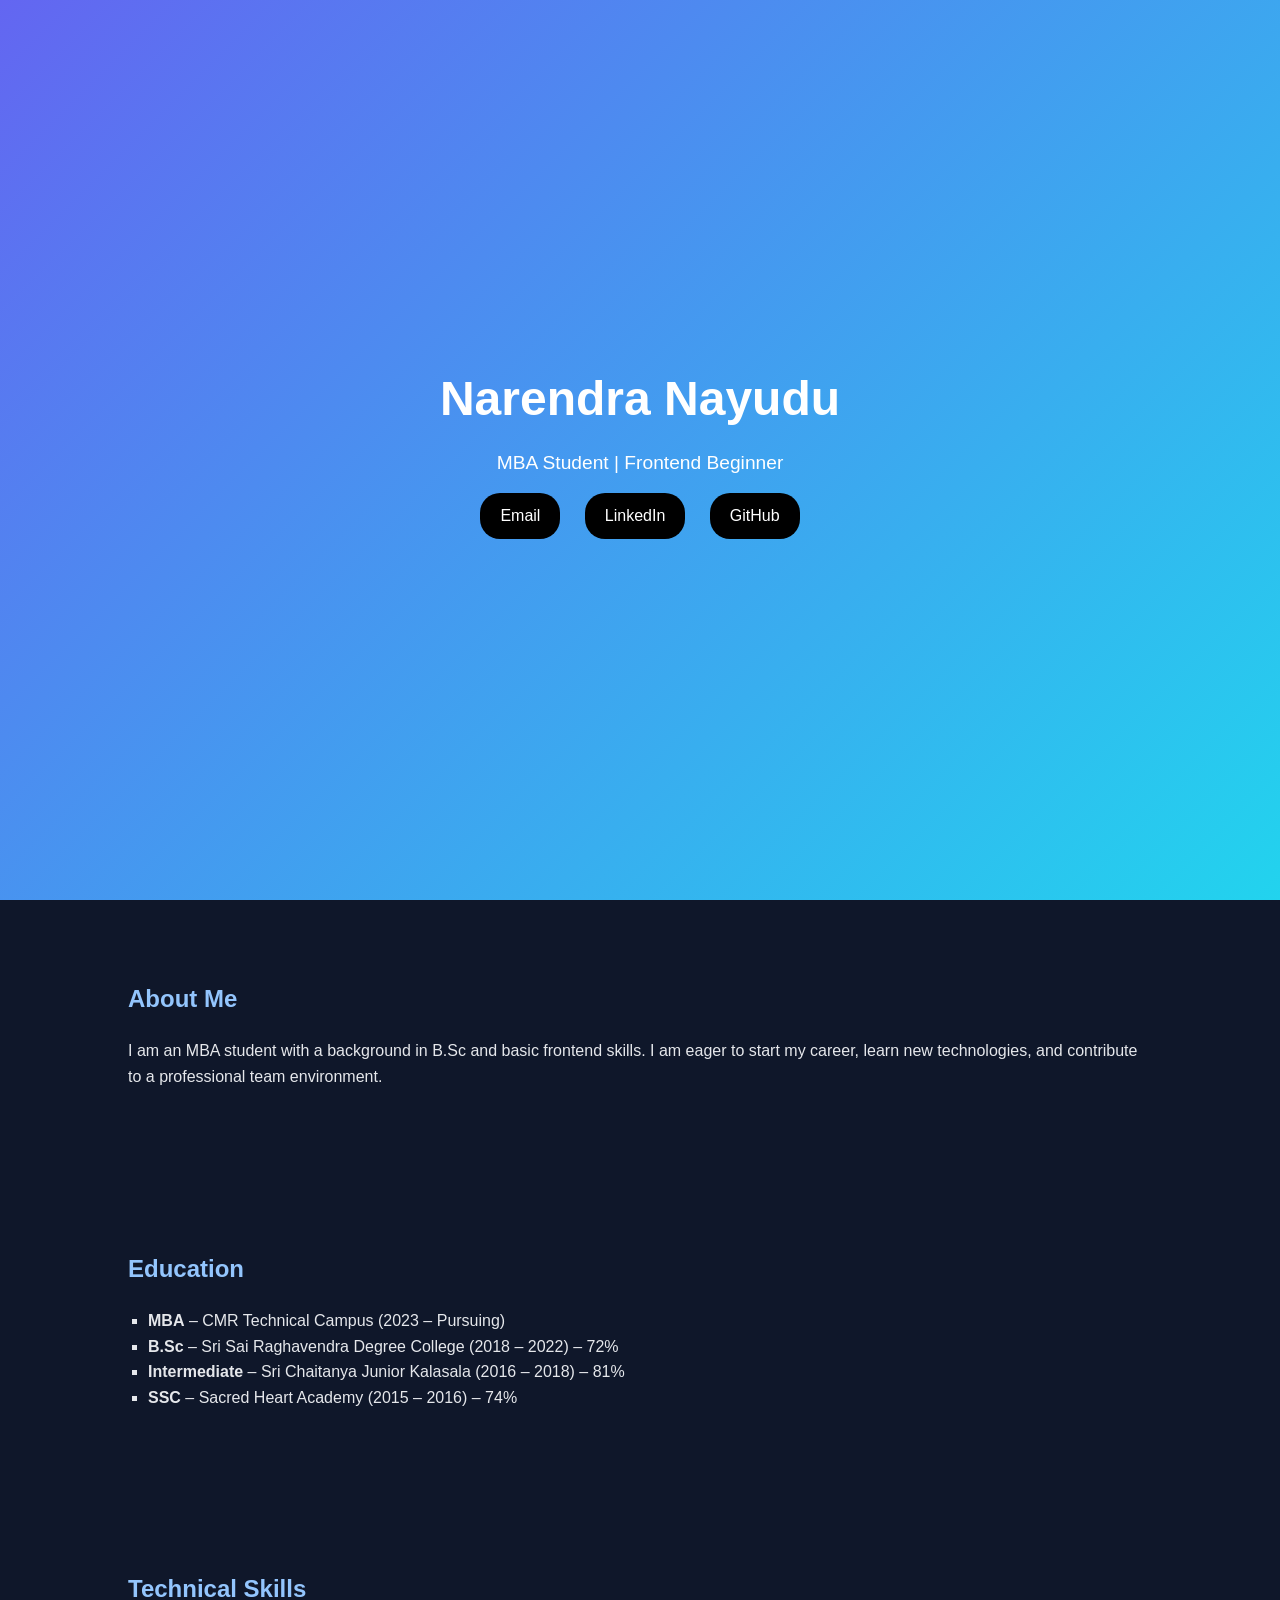
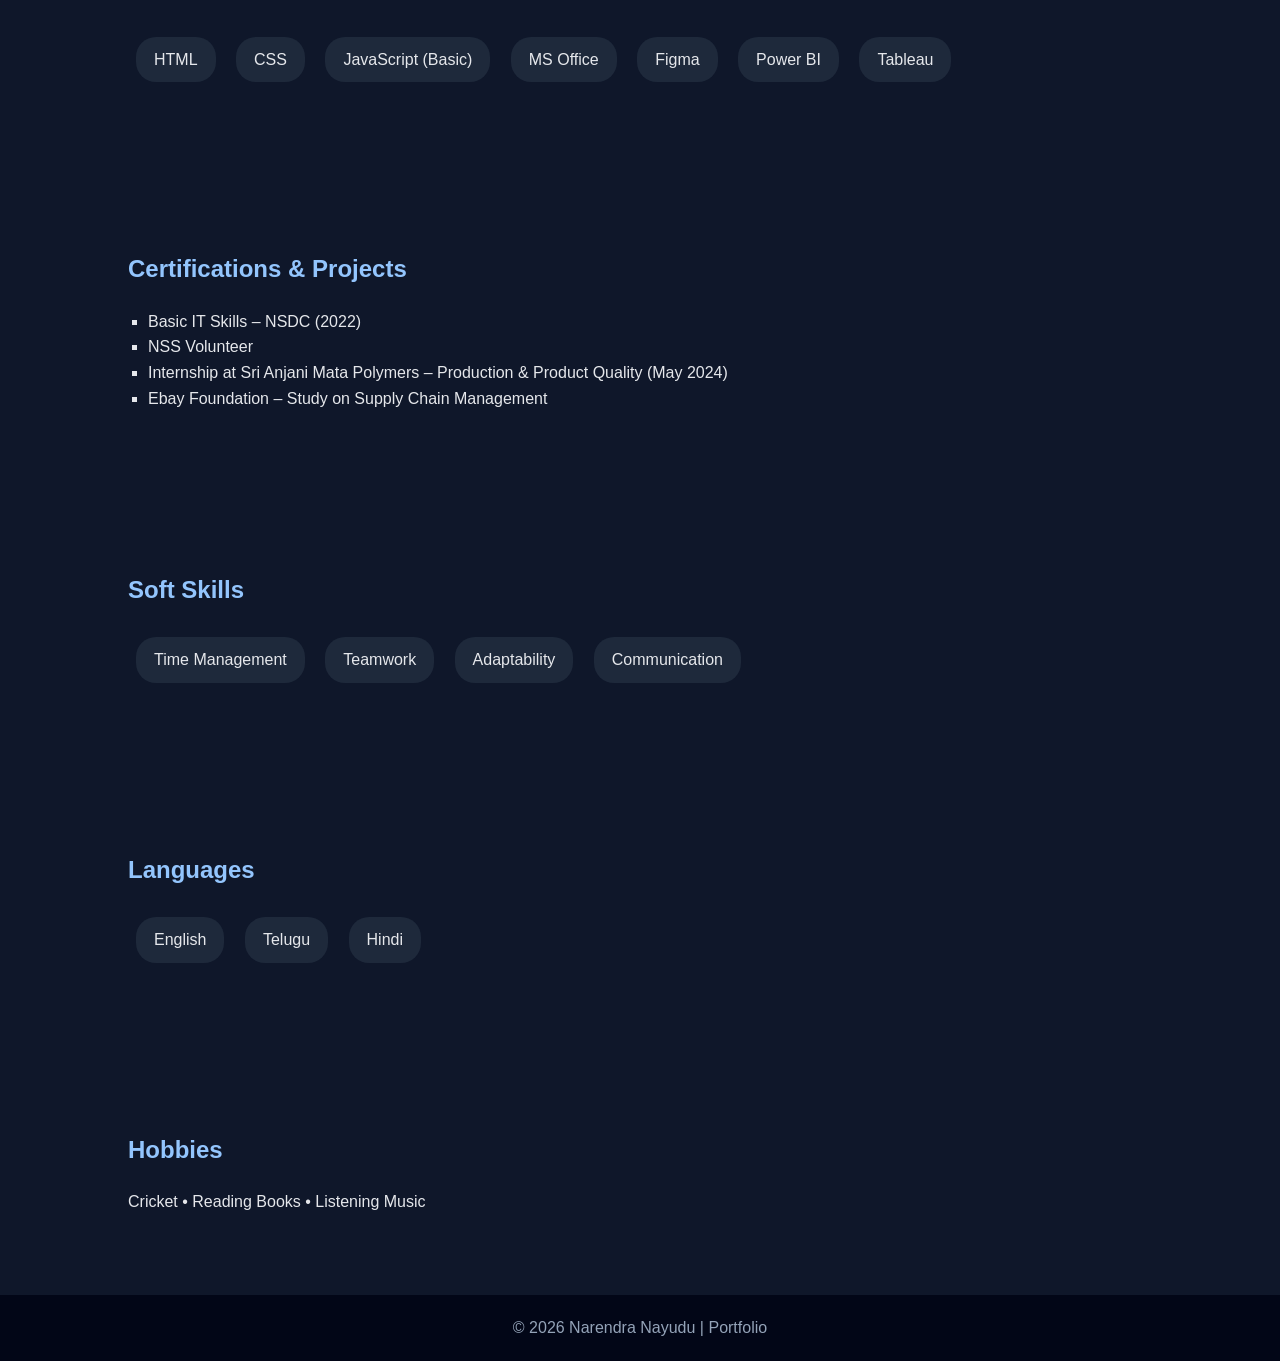
<file: portfolio/index.html>
<!DOCTYPE html>
<html lang="en">

<head>
    <meta charset="UTF-8" />
    <meta name="viewport" content="width=device-width, initial-scale=1.0" />
    <title>Narendra Nayudu | Portfolio</title>
    <link rel="stylesheet" href="/style.css">
    <link href="https://unpkg.com/aos@2.3.1/dist/aos.css" rel="stylesheet">
</head>

<body>

    <header>
        <h1>Narendra Nayudu</h1>
        <p>MBA Student | Frontend Beginner</p>
        <div class="links">
            <a href="mailto:narendranayudu7722@gmail.com">Email</a>
            <a href="https://www.linkedin.com/in/narendra-nayudu-5bb53a302" target="_blank">LinkedIn</a>
            <a href="https://github.com/narendranayudu" target="_blank">GitHub</a>
        </div>
    </header>

    <section data-aos="fade-up">
        <h2>About Me</h2>
        <p>
            I am an MBA student with a background in B.Sc and basic frontend skills. I am eager to start my career,
            learn new technologies, and contribute to a professional team environment.
        </p>
    </section>

    <section data-aos="fade-right">
        <h2>Education</h2>
        <ul>
            <li><strong>MBA</strong> – CMR Technical Campus (2023 – Pursuing)</li>
            <li><strong>B.Sc</strong> – Sri Sai Raghavendra Degree College (2018 – 2022) – 72%</li>
            <li><strong>Intermediate</strong> – Sri Chaitanya Junior Kalasala (2016 – 2018) – 81%</li>
            <li><strong>SSC</strong> – Sacred Heart Academy (2015 – 2016) – 74%</li>
        </ul>
    </section>

    <section data-aos="fade-left">
        <h2>Technical Skills</h2>
        <div class="skills">
            <span>HTML</span>
            <span>CSS</span>
            <span>JavaScript (Basic)</span>
            <span>MS Office</span>
            <span>Figma</span>
            <span>Power BI</span>
            <span>Tableau</span>
        </div>
    </section>

    <section data-aos="fade-up">
        <h2>Certifications & Projects</h2>
        <ul>
            <li>Basic IT Skills – NSDC (2022)</li>
            <li>NSS Volunteer</li>
            <li>Internship at Sri Anjani Mata Polymers – Production & Product Quality (May 2024)</li>
            <li>Ebay Foundation – Study on Supply Chain Management</li>
        </ul>
    </section>

    <section data-aos="fade-up">
        <h2>Soft Skills</h2>
        <div class="skills">
            <span>Time Management</span>
            <span>Teamwork</span>
            <span>Adaptability</span>
            <span>Communication</span>
        </div>
    </section>

    <section data-aos="zoom-in">
        <h2>Languages</h2>
        <div class="skills">
            <span>English</span>
            <span>Telugu</span>
            <span>Hindi</span>
        </div>
    </section>

    <section data-aos="fade-up">
        <h2>Hobbies</h2>
        <p>Cricket • Reading Books • Listening Music</p>
    </section>

    <footer>
        <p>© 2026 Narendra Nayudu | Portfolio</p>
    </footer>

    <script src="https://unpkg.com/aos@2.3.1/dist/aos.js"></script>
    <script src="/script.js"></script>
</body>

</html>
</file>
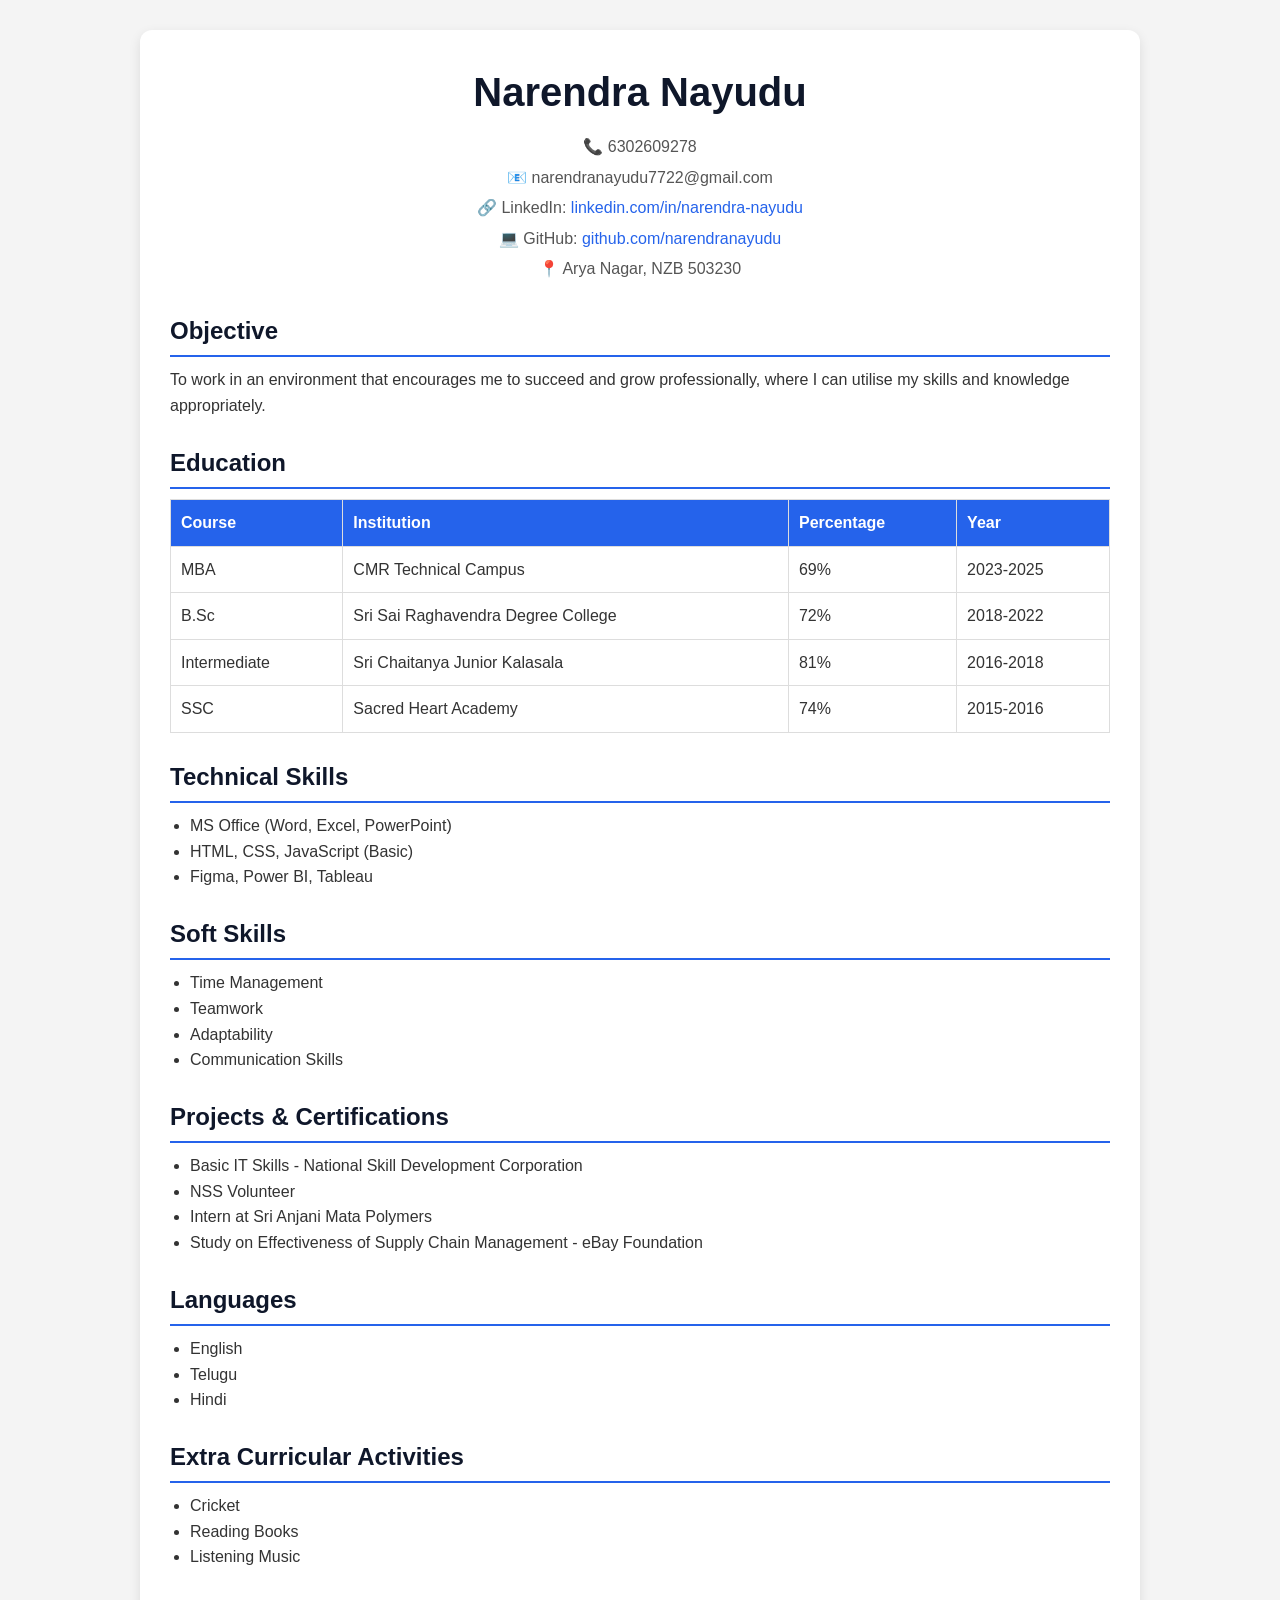
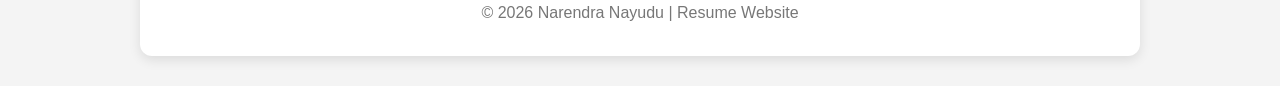
<file: NARENDRANAYUDU_RESUME.html>
<!DOCTYPE html>
<html lang="en">
<head>
    <meta charset="UTF-8">
    <meta name="viewport" content="width=device-width, initial-scale=1.0">
    <title>NARENDRANAYUDU_RESUME</title>
</head>
<body>

  <style>
    *{
      margin:0;
      padding:0;
      box-sizing:border-box;
      font-family: Arial, sans-serif;
    }

    body{
      background:#f4f4f4;
      color:#333;
      line-height:1.6;
    }

    .container{
      width:90%;
      max-width:1000px;
      margin:30px auto;
      background:#fff;
      padding:30px;
      border-radius:12px;
      box-shadow:0 4px 12px rgba(0,0,0,0.1);
    }

    .header{
      text-align:center;
      margin-bottom:30px;
    }

    .header h1{
      color:#0f172a;
      font-size:40px;
      margin-bottom:10px;
    }

    .header p{
      margin:5px 0;
      color:#555;
    }

    .header a{
      color:#2563eb;
      text-decoration:none;
    }

    h2{
      margin-top:25px;
      margin-bottom:10px;
      color:#0f172a;
      border-bottom:2px solid #2563eb;
      padding-bottom:5px;
    }

    ul{
      margin-left:20px;
    }

    .education-table{
      width:100%;
      border-collapse:collapse;
      margin-top:10px;
    }

    .education-table th,
    .education-table td{
      border:1px solid #ddd;
      padding:10px;
      text-align:left;
    }

    .education-table th{
      background:#2563eb;
      color:white;
    }

    .footer{
      margin-top:30px;
      text-align:center;
      color:#777;
    }

    @media(max-width:768px){
      .header h1{
        font-size:30px;
      }

      .container{
        padding:20px;
      }
    }
  </style>
</head>

<body>

  <div class="container">

    <div class="header">
      <h1>Narendra Nayudu</h1>

      <p>📞 6302609278</p>
      <p>📧 narendranayudu7722@gmail.com</p>

      <p>
        🔗 LinkedIn:
        <a href="https://www.linkedin.com/in/narendra-nayudu-5bb53a302" target="_blank">
          linkedin.com/in/narendra-nayudu
        </a>
      </p>

      <p>
        💻 GitHub:
        <a href="https://github.com/narendranayudu" target="_blank">
          github.com/narendranayudu
        </a>
      </p>

      <p>📍 Arya Nagar, NZB 503230</p>
    </div>

    <h2>Objective</h2>
    <p>
      To work in an environment that encourages me to succeed and grow professionally,
      where I can utilise my skills and knowledge appropriately.
    </p>

    <h2>Education</h2>

    <table class="education-table">
      <tr>
        <th>Course</th>
        <th>Institution</th>
        <th>Percentage</th>
        <th>Year</th>
      </tr>

      <tr>
        <td>MBA</td>
        <td>CMR Technical Campus</td>
        <td>69%</td>
        <td>2023-2025</td>
      </tr>

      <tr>
        <td>B.Sc</td>
        <td>Sri Sai Raghavendra Degree College</td>
        <td>72%</td>
        <td>2018-2022</td>
      </tr>

      <tr>
        <td>Intermediate</td>
        <td>Sri Chaitanya Junior Kalasala</td>
        <td>81%</td>
        <td>2016-2018</td>
      </tr>

      <tr>
        <td>SSC</td>
        <td>Sacred Heart Academy</td>
        <td>74%</td>
        <td>2015-2016</td>
      </tr>
    </table>

    <h2>Technical Skills</h2>
    <ul>
      <li>MS Office (Word, Excel, PowerPoint)</li>
      <li>HTML, CSS, JavaScript (Basic)</li>
      <li>Figma, Power BI, Tableau</li>
    </ul>

    <h2>Soft Skills</h2>
    <ul>
      <li>Time Management</li>
      <li>Teamwork</li>
      <li>Adaptability</li>
      <li>Communication Skills</li>
    </ul>

    <h2>Projects & Certifications</h2>
    <ul>
      <li>Basic IT Skills - National Skill Development Corporation</li>
      <li>NSS Volunteer</li>
      <li>Intern at Sri Anjani Mata Polymers</li>
      <li>Study on Effectiveness of Supply Chain Management - eBay Foundation</li>
    </ul>

    <h2>Languages</h2>
    <ul>
      <li>English</li>
      <li>Telugu</li>
      <li>Hindi</li>
    </ul>

    <h2>Extra Curricular Activities</h2>
    <ul>
      <li>Cricket</li>
      <li>Reading Books</li>
      <li>Listening Music</li>
    </ul>

    <div class="footer">
      <p>© 2026 Narendra Nayudu | Resume Website</p>
    </div>

  </div>

</body>
</html>
</file>
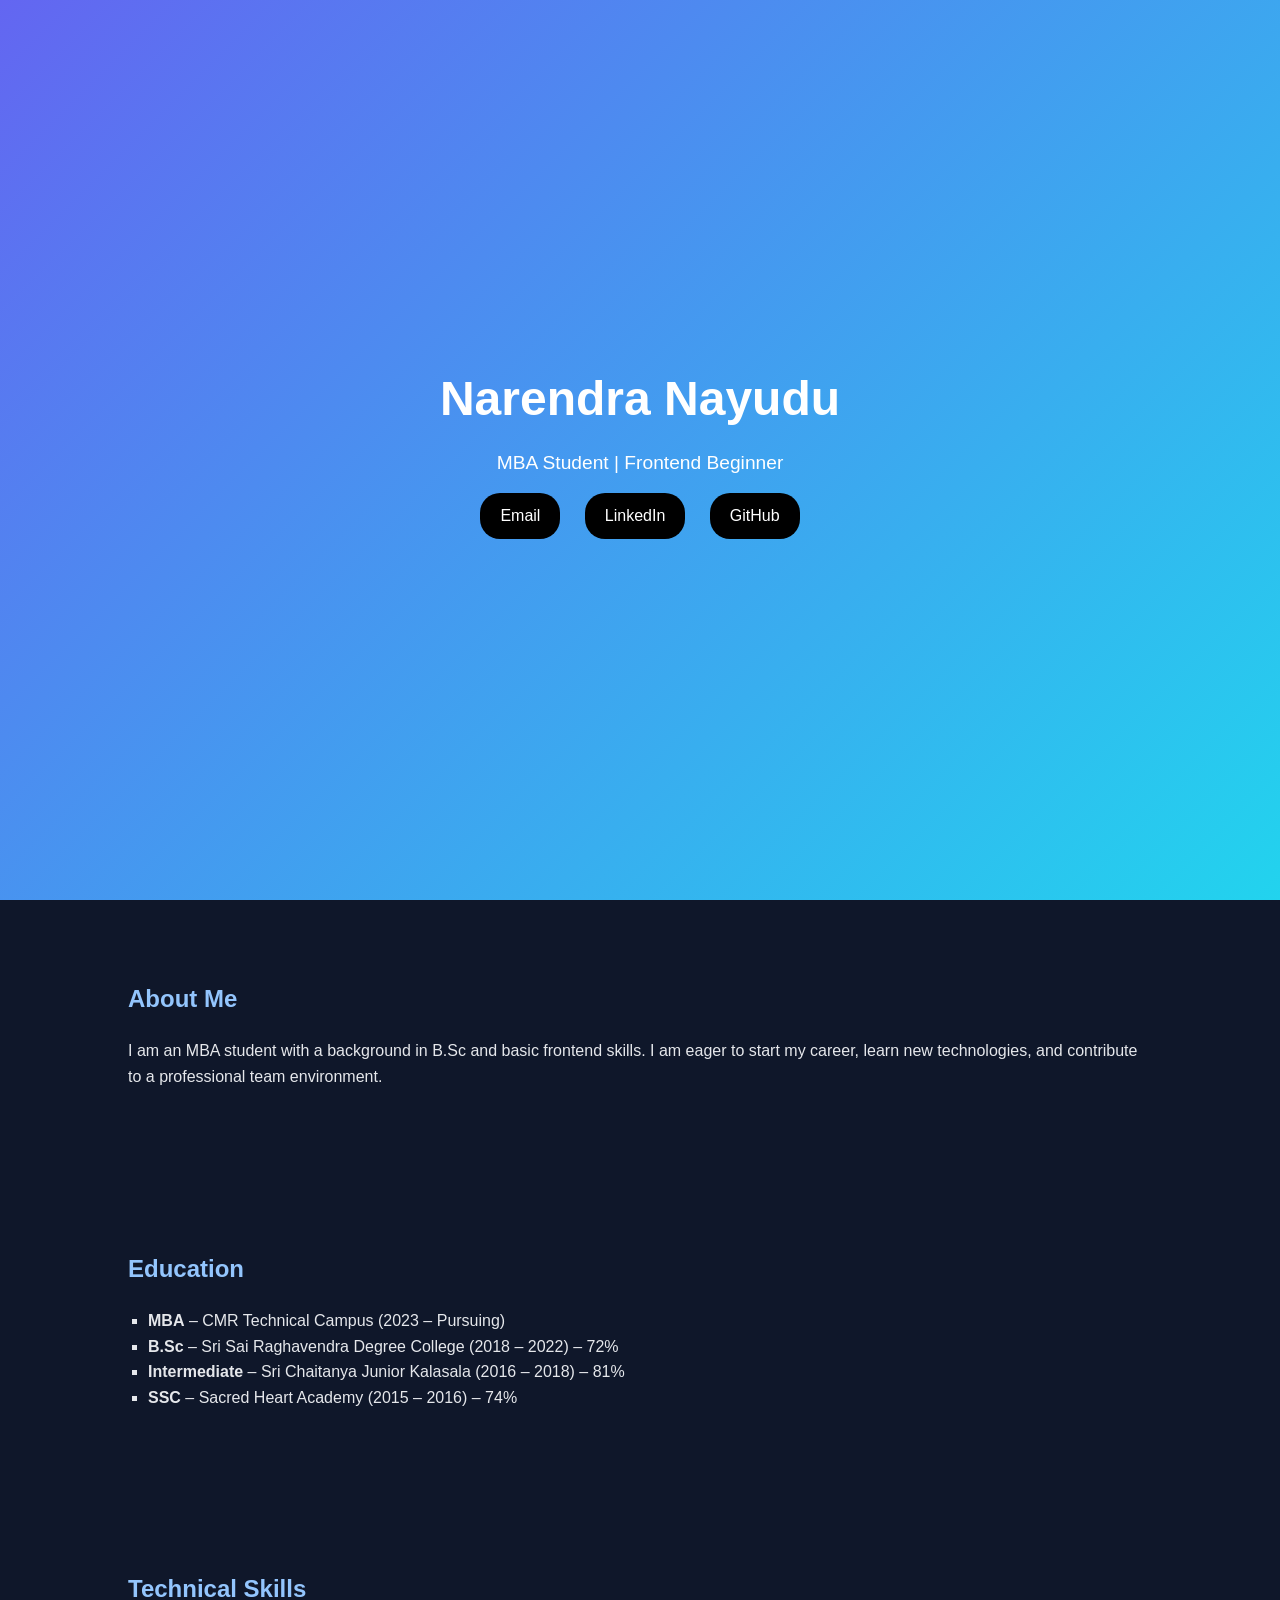
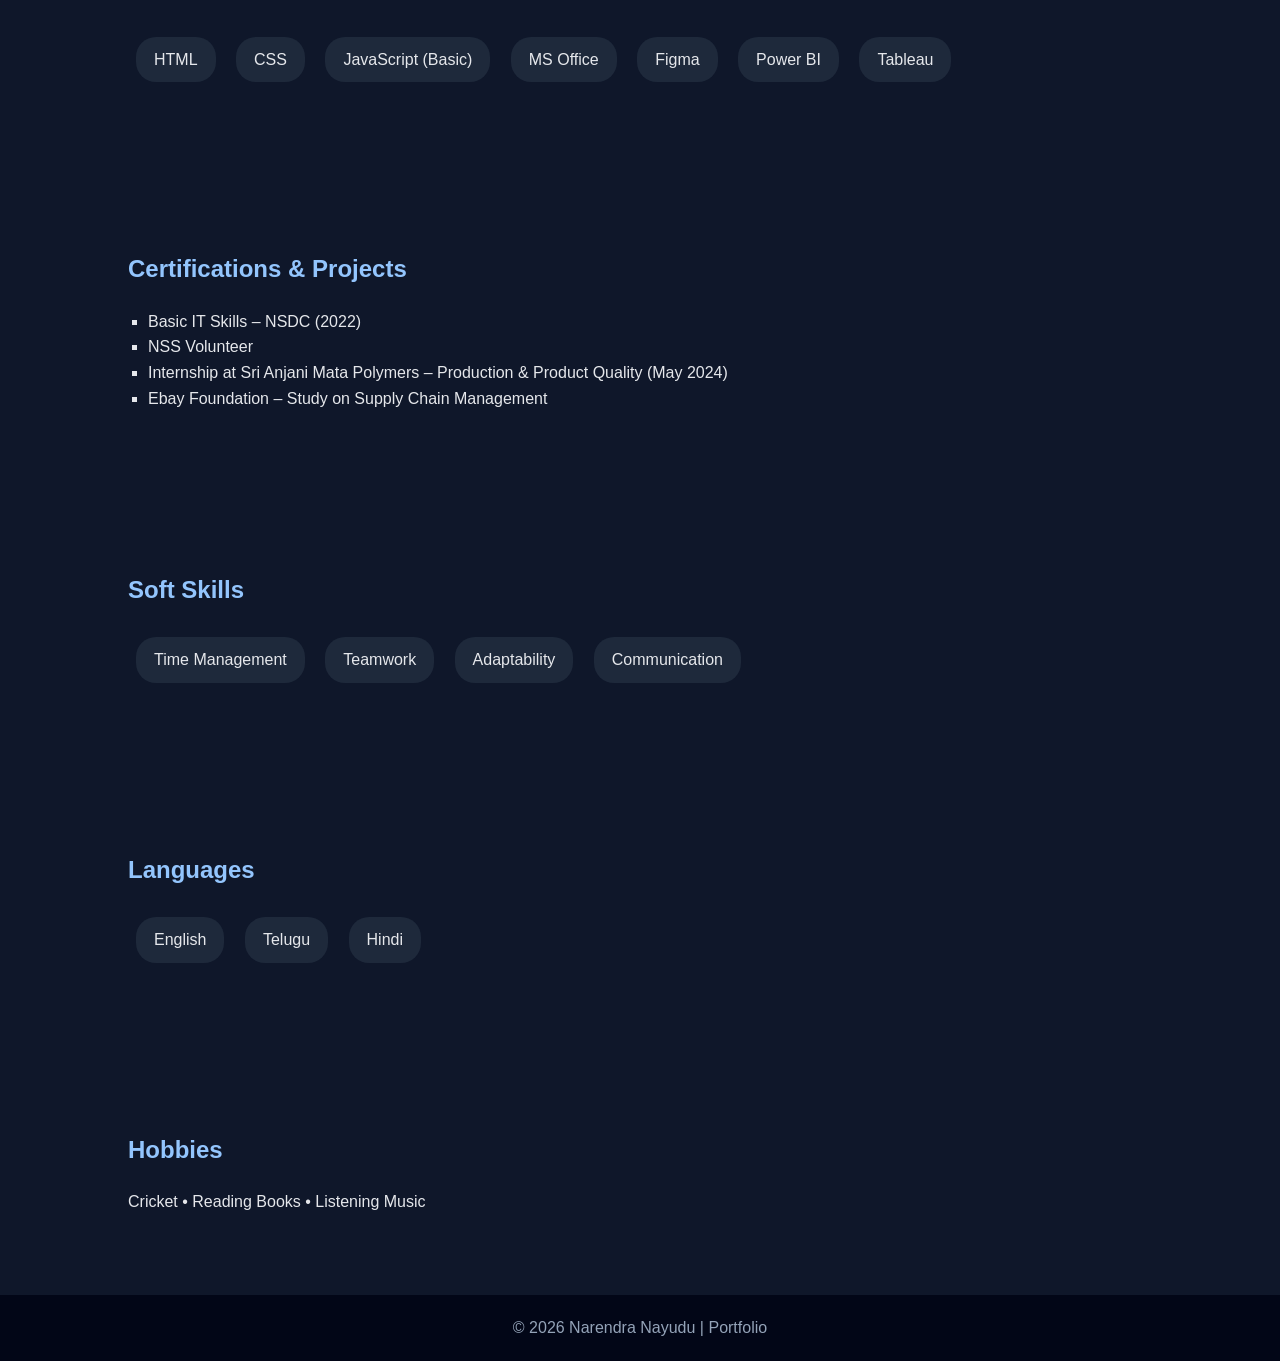
<file: old-index.html>
<!DOCTYPE html>
<html lang="en">

<head>
    <meta charset="UTF-8" />
    <meta name="viewport" content="width=device-width, initial-scale=1.0" />
    <title>Narendra Nayudu | Portfolio</title>
    <link rel="stylesheet" href="/style.css" />
    <link href="https://unpkg.com/aos@2.3.1/dist/aos.css" rel="stylesheet">
</head>

<body>

    <header>
        <h1>Narendra Nayudu</h1>
        <p>MBA Student | Frontend Beginner</p>
        <div class="links">
            <a href="mailto:narendranayudu7722@gmail.com">Email</a>
            <a href="https://www.linkedin.com/in/narendra-nayudu-5bb53a302" target="_blank">LinkedIn</a>
            <a href="https://github.com/narendranayudu" target="_blank">GitHub</a>
        </div>
    </header>

    <section data-aos="fade-up">
        <h2>About Me</h2>
        <p>
            I am an MBA student with a background in B.Sc and basic frontend skills. I am eager to start my career,
            learn new technologies, and contribute to a professional team environment.
        </p>
    </section>

    <section data-aos="fade-right">
        <h2>Education</h2>
        <ul>
            <li><strong>MBA</strong> – CMR Technical Campus (2023 – Pursuing)</li>
            <li><strong>B.Sc</strong> – Sri Sai Raghavendra Degree College (2018 – 2022) – 72%</li>
            <li><strong>Intermediate</strong> – Sri Chaitanya Junior Kalasala (2016 – 2018) – 81%</li>
            <li><strong>SSC</strong> – Sacred Heart Academy (2015 – 2016) – 74%</li>
        </ul>
    </section>

    <section data-aos="fade-left">
        <h2>Technical Skills</h2>
        <div class="skills">
            <span>HTML</span>
            <span>CSS</span>
            <span>JavaScript (Basic)</span>
            <span>MS Office</span>
            <span>Figma</span>
            <span>Power BI</span>
            <span>Tableau</span>
        </div>
    </section>

    <section data-aos="fade-up">
        <h2>Certifications & Projects</h2>
        <ul>
            <li>Basic IT Skills – NSDC (2022)</li>
            <li>NSS Volunteer</li>
            <li>Internship at Sri Anjani Mata Polymers – Production & Product Quality (May 2024)</li>
            <li>Ebay Foundation – Study on Supply Chain Management</li>
        </ul>
    </section>

    <section data-aos="fade-up">
        <h2>Soft Skills</h2>
        <div class="skills">
            <span>Time Management</span>
            <span>Teamwork</span>
            <span>Adaptability</span>
            <span>Communication</span>
        </div>
    </section>

    <section data-aos="zoom-in">
        <h2>Languages</h2>
        <div class="skills">
            <span>English</span>
            <span>Telugu</span>
            <span>Hindi</span>
        </div>
    </section>

    <section data-aos="fade-up">
        <h2>Hobbies</h2>
        <p>Cricket • Reading Books • Listening Music</p>
    </section>

    <footer>
        <p>© 2026 Narendra Nayudu | Portfolio</p>
    </footer>

    <script src="https://unpkg.com/aos@2.3.1/dist/aos.js"></script>
    <script src="/script.js"></script>
</body>

</html>
</file>
<file: style.css>
* {
    margin: 0;
    padding: 0;
    box-sizing: border-box;
    font-family: Arial, sans-serif;
}

body {
    background: #0f172a;
    color: #e5e7eb;
    line-height: 1.6;
}

header {
    min-height: 100vh;
    background: linear-gradient(135deg, #6366f1, #22d3ee);
    display: flex;
    flex-direction: column;
    justify-content: center;
    align-items: center;
    text-align: center;
    color: #fff;
    padding: 20px;
}

header h1 {
    font-size: 3rem;
}

header p {
    margin-top: 10px;
    font-size: 1.2rem;
}

.links a {
    margin: 15px 10px 0;
    display: inline-block;
    padding: 10px 20px;
    background: #000;
    color: #fff;
    text-decoration: none;
    border-radius: 20px;
    transition: 0.3s;
}

.links a:hover {
    background: #fff;
    color: #000;
}

section {
    padding: 80px 10%;
}

h2 {
    margin-bottom: 20px;
    color: #93c5fd;
}

.skills span {
    display: inline-block;
    background: #1e293b;
    padding: 10px 18px;
    border-radius: 20px;
    margin: 8px;
    transition: 0.3s;
}

.skills span:hover {
    transform: translateY(-5px);
    background: #334155;
}

ul {
    list-style: square;
    margin-left: 20px;
}

footer {
    text-align: center;
    padding: 20px;
    background: #020617;
    color: #94a3b8;
}
</file>
